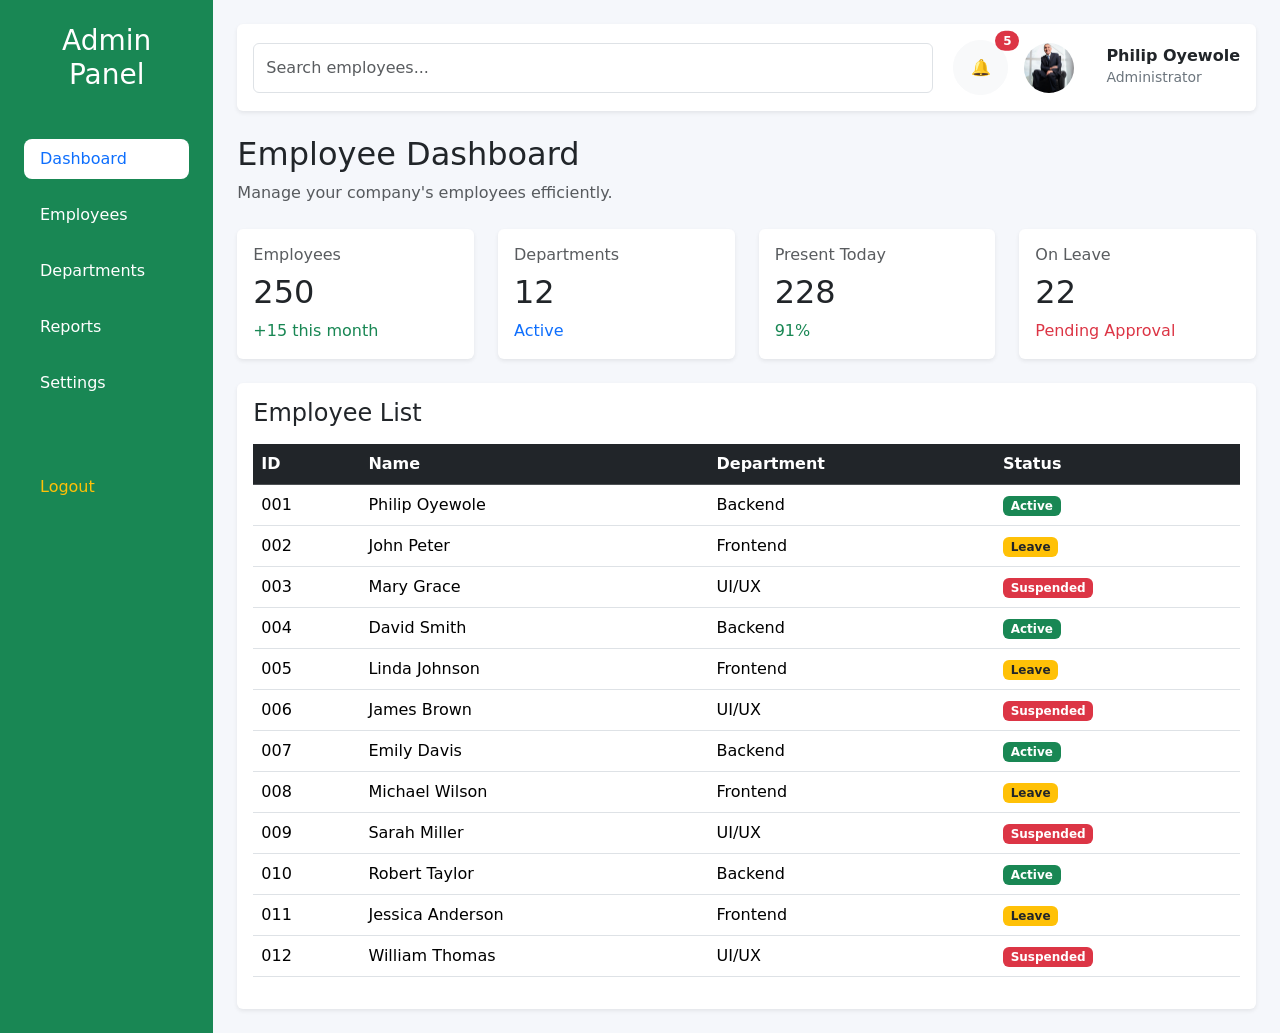
<file: dashboard.html>
<!doctype html>
<html lang="en">
  <head>
    <meta charset="UTF-8" />
    <meta name="viewport" content="width=device-width, initial-scale=1.0" />
    <title>Dashboard</title>
    <link
      rel="stylesheet"
      href="./bootstrap-5.3.8-dist/css/bootstrap.min.css"
    />
    <link
      href="https://cdn.jsdelivr.net/npm/bootstrap-icons@1.11.3/font/bootstrap-icons.css"
      rel="stylesheet"
    />
    <link rel="stylesheet" href="./assets/css/dashboard.css" />
  </head>
  <body>
    <div class="container-fluid">
      <div class="row">
        <!-- Sidebar -->
        <aside
          class="offcanvas-lg offcanvas-start col-lg-2 bg-success text-white min-vh-100 p-4"
          tabindex="-1"
          id="sidebar"
          aria-labelledby="sidebarLabel"
        >
          <div
            class="d-flex justify-content-between align-items-center d-lg-none mb-3"
          >
            <h3 class="mb-0" id="sidebarLabel">Admin Panel</h3>
            <button
              type="button"
              class="btn-close text-reset"
              data-bs-dismiss="offcanvas"
              aria-label="Close"
            ></button>
          </div>

          <h3 class="text-center mb-5 d-none d-lg-block">Admin Panel</h3>

          <ul class="nav flex-column">
            <li class="nav-item mb-3">
              <a href="#" class="nav-link text-white active"> Dashboard </a>
            </li>

            <li class="nav-item mb-3">
              <a href="#" class="nav-link text-white"> Employees </a>
            </li>

            <li class="nav-item mb-3">
              <a href="#" class="nav-link text-white"> Departments </a>
            </li>

            <li class="nav-item mb-3">
              <a href="#" class="nav-link text-white"> Reports </a>
            </li>

            <li class="nav-item mb-3">
              <a href="#" class="nav-link text-white"> Settings </a>
            </li>

            <li class="nav-item mt-5">
              <a href="./index.html" class="nav-link text-warning"> Logout </a>
            </li>
          </ul>
        </aside>

        <!-- Main Content -->
        <main class="col-lg-10 p-4">
          <div
            class="d-flex align-items-center bg-white shadow-sm rounded p-3 mb-4 gap-3 flex-wrap"
          >
            <button
              class="btn btn-light d-lg-none me-3"
              type="button"
              data-bs-toggle="offcanvas"
              data-bs-target="#sidebar"
              aria-controls="sidebar"
            >
              <i class="bi bi-list fs-2"></i>
            </button>

            <div class="flex-grow-1 me-1">
              <input
                type="text"
                class="form-control"
                placeholder="Search employees..."
              />
            </div>

            <div class="d-flex align-items-center gap-3">
              <button
                class="btn btn-light rounded-circle position-relative d-flex justify-content-center align-items-center"
              >
                🔔

                <span
                  class="position-absolute top-0 start-100 translate-middle badge rounded-pill bg-danger"
                >
                  5
                </span>
              </button>

              <img
                src="./assets/img/logo2.jpg"
                class="rounded-circle width-60 height-60"
              />

              <div class="ms-3">
                <h6 class="fw-bold mb-0">Philip Oyewole</h6>

                <small class="text-secondary"> Administrator </small>
              </div>
            </div>
          </div>

          <div class="mb-4">
            <h2>Employee Dashboard</h2>

            <p class="text-muted">
              Manage your company's employees efficiently.
            </p>
          </div>

          <div class="row g-4 mb-4">
            <div class="col-lg-3 col-md-6">
              <div class="card shadow-sm border-0">
                <div class="card-body">
                  <h6 class="text-muted">Employees</h6>
                  <h2>250</h2>
                  <p class="text-success mb-0">+15 this month</p>
                </div>
              </div>
            </div>

            <div class="col-lg-3 col-md-6">
              <div class="card shadow-sm border-0">
                <div class="card-body">
                  <h6 class="text-muted">Departments</h6>
                  <h2>12</h2>
                  <p class="text-primary mb-0">Active</p>
                </div>
              </div>
            </div>

            <div class="col-lg-3 col-md-6">
              <div class="card shadow-sm border-0">
                <div class="card-body">
                  <h6 class="text-muted">Present Today</h6>
                  <h2>228</h2>
                  <p class="text-success mb-0">91%</p>
                </div>
              </div>
            </div>

            <div class="col-lg-3 col-md-6">
              <div class="card shadow-sm border-0">
                <div class="card-body">
                  <h6 class="text-muted">On Leave</h6>
                  <h2>22</h2>
                  <p class="text-danger mb-0">Pending Approval</p>
                </div>
              </div>
            </div>
          </div>

          <div class="card shadow-sm border-0">
            <div class="card-body">
              <h4 class="mb-3">Employee List</h4>

              <table class="table table-hover align-middle">
                <thead class="table-dark">
                  <tr>
                    <th>ID</th>

                    <th>Name</th>

                    <th>Department</th>

                    <th>Status</th>
                  </tr>
                </thead>

                <tbody>
                  <tr>
                    <td>001</td>

                    <td>Philip Oyewole</td>

                    <td>Backend</td>

                    <td>
                      <span class="badge bg-success"> Active </span>
                    </td>
                  </tr>

                  <tr>
                    <td>002</td>

                    <td>John Peter</td>

                    <td>Frontend</td>

                    <td>
                      <span class="badge bg-warning text-dark"> Leave </span>
                    </td>
                  </tr>

                  <tr>
                    <td>003</td>

                    <td>Mary Grace</td>

                    <td>UI/UX</td>

                    <td>
                      <span class="badge bg-danger"> Suspended </span>
                    </td>
                  </tr>

                  <tr>
                    <td>004</td>

                    <td>David Smith</td>

                    <td>Backend</td>

                    <td>
                      <span class="badge bg-success"> Active </span>
                    </td>
                  </tr>

                  <tr>
                    <td>005</td>

                    <td>Linda Johnson</td>

                    <td>Frontend</td>

                    <td>
                      <span class="badge bg-warning text-dark"> Leave </span>
                    </td>
                  </tr>

                  <tr>
                    <td>006</td>

                    <td>James Brown</td>

                    <td>UI/UX</td>

                    <td>
                      <span class="badge bg-danger"> Suspended </span>
                    </td>
                  </tr>

                  <tr>
                    <td>007</td>

                    <td>Emily Davis</td>

                    <td>Backend</td>

                    <td>
                      <span class="badge bg-success"> Active </span>
                    </td>
                  </tr>

                  <tr>
                    <td>008</td>

                    <td>Michael Wilson</td>

                    <td>Frontend</td>

                    <td>
                      <span class="badge bg-warning text-dark"> Leave </span>
                    </td>
                  </tr>

                  <tr>
                    <td>009</td>

                    <td>Sarah Miller</td>

                    <td>UI/UX</td>

                    <td>
                      <span class="badge bg-danger"> Suspended </span>
                    </td>
                  </tr>

                  <tr>
                    <td>010</td>

                    <td>Robert Taylor</td>

                    <td>Backend</td>

                    <td>
                      <span class="badge bg-success"> Active </span>
                    </td>
                  </tr>

                  <tr>
                    <td>011</td>

                    <td>Jessica Anderson</td>

                    <td>Frontend</td>

                    <td>
                      <span class="badge bg-warning text-dark"> Leave </span>
                    </td>
                  </tr>

                  <tr>
                    <td>012</td>

                    <td>William Thomas</td>

                    <td>UI/UX</td>

                    <td>
                      <span class="badge bg-danger"> Suspended </span>
                    </td>
                  </tr>
                </tbody>
              </table>
            </div>
          </div>
        </main>
      </div>
    </div>

    <script src="./bootstrap-5.3.8-dist/js/bootstrap.bundle.min.js"></script>
  </body>
</html>
</file>
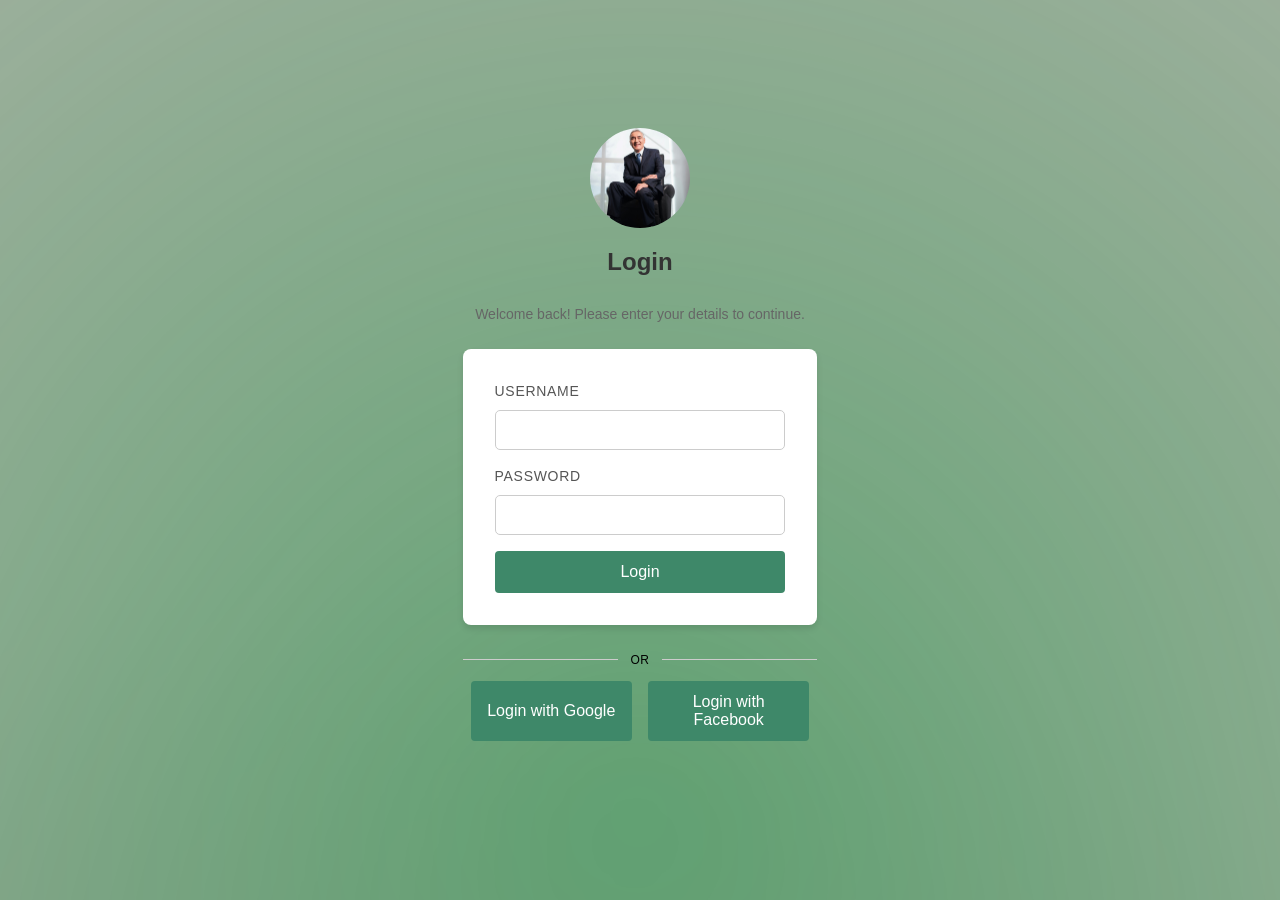
<file: login.html>
<!doctype html>
<html lang="en">
  <head>
    <meta charset="UTF-8" />
    <meta name="viewport" content="width=device-width, initial-scale=1.0" />
    <title>Login</title>
    <link rel="stylesheet" href="assets/css/login.css" />
  </head>
  <body>
    <main class="login-container">
      <div class="logo">
        <img src="./assets/img/logo2.jpg" alt="Logo" />
      </div>
      <h1>Login</h1>
      <p>Welcome back! Please enter your details to continue.</p>
      <form action="./dashboard.html">
        <div class="input-group">
          <label for="username">Username</label>
          <input type="text" id="username" name="username" required />
        </div>
        <div class="input-group">
          <label for="password">Password</label>
          <input type="password" id="password" name="password" required />
        </div>

        <button type="submit" class="login-button">Login</button>
      </form>
      <div class="divider">or</div>
      <div class="social-login">
        <button class="social google-login">Login with Google</button>
        <button class="social facebook-login">Login with Facebook</button>
      </div>
    </main>
  </body>
</html>
</file>
<file: assets/css/dashboard.css>
body {
  background: #f5f7fb;
}

img {
  width: 50px;
  height: 50px;
  object-fit: cover;
}

.nav-link {
  transition: 0.3s;
}

.nav-link:hover {
  background: white;
  color: #0d6efd !important;
  border-radius: 8px;
}

.nav-link.active {
  background: white;
  color: #0d6efd !important;
  border-radius: 8px;
}

.card {
  transition: 0.3s;
}

.btn-light {
  width: 55px;
  height: 55px;
  display: flex;
  justify-content: center;
  align-items: center;
}

.form-control {
  height: 50px;
}

table tbody tr {
  cursor: pointer;
}

.hamburger-btn {
  border: none;
  background: transparent;
  color: #0d6efd;
  transition: 0.3s;
}

.hamburger-btn:hover {
  color: #084298;
  transform: scale(1.1);
}

#sidebar.offcanvas-lg {
  transition: transform 0.3s ease-in-out;
}

@media (max-width: 991.98px) {
  #sidebar {
    box-shadow: 4px 0 20px rgba(0, 0, 0, 0.15);
  }
}
</file>
<file: assets/css/login.css>
* {
  margin: 0;
  padding: 0;
  box-sizing: border-box;
}

body {
  font-family: "Inter", sans-serif;
  background-color: #c4b8b8;
  display: flex;
  justify-content: center;
  line-height: 1.5;
  align-items: center;
  position: relative;
  height: 100vh;
}

body::before {
  content: "";
  position: fixed;
  inset: -50%;
  z-index: -1;
  background:
    radial-gradient(
      circle at 25% 35%,
      rgba(18, 146, 59, 0.55),
      transparent 40%
    ),
    radial-gradient(
      circle at 95% 15%,
      rgba(95, 208, 35, 0.45),
      transparent 40%
    ),
    radial-gradient(circle at 20% 85%, rgba(34, 33, 33, 0.4), transparent 40%),
    radial-gradient(circle at 85% 80%, rgba(96, 119, 109, 0.4), transparent 45%);
  filter: blur(60px);
  background-size: 200% 200%;
  animation: ambientMove 10s ease infinite alternate;
}

@keyframes ambientMove {
  0% {
    background-position:
      0% 0%,
      100% 100%,
      0% 100%,
      100% 0%;
  }

  50% {
    background-position:
      30% 40%,
      70% 60%,
      40% 50%,
      60% 30%;
  }

  100% {
    background-position:
      100% 100%,
      0% 0%,
      100% 0%,
      0% 100%;
  }
}

img {
  display: block;
  max-width: 100%;
  height: auto;
}

.container {
  display: flex;
  justify-content: center;
  align-items: center;
  height: 100vh;
}

.logo {
  display: flex;
  justify-content: center;
  margin-bottom: 1rem;
}

@media (max-width: 600px) {
  .logo img {
    width: 80px;
    height: 80px;
    margin-top: 2rem;
  }

}

.logo img {
  width: 100px;
  height: 100px;
  object-fit: cover;
  border-radius: 50%;
}

form {
  background-color: #fff;
  padding: 2rem;
  border-radius: 8px;
  box-shadow: 0 4px 6px rgba(0, 0, 0, 0.1);
  gap: 30px;
}

h1 {
  margin-bottom: 1.5rem;
  font-size: 1.5rem;
  color: #333;
  text-align: center;
}

p {
  margin-bottom: 1.5rem;
  font-size: 0.875rem;
  color: #666;
  text-align: center;
}

a {
  text-decoration: none;
  background-color: #449aa0;
  text-align: center;
  margin-bottom: 1rem;
  width: 100%;
  padding: 0.75rem;
  color: #000000;
  border: none;
  border-radius: 4px;
  cursor: pointer;
  font-size: 1rem;
  transition: background-color 0.5s ease;
}

button {
  width: 100%;
  padding: 0.75rem;
  background-color: #3e8869;
  color: #fff;
  border: none;
  border-radius: 4px;
  cursor: pointer;
  font-size: 1rem;
  transition: background-color 0.3s ease;
}

button:hover {
  background-color: #0b579a;
  transform: translateY(-3px) scale(1.05);
}

.input-group {
  margin-bottom: 1rem;
}

.input-group label {
  display: block;
  margin-bottom: 0.5rem;
  font-size: 0.875rem;
  color: #555;
  text-transform: uppercase;
  letter-spacing: 0.05em;
}

input[type="text"],
input[type="email"],
input[type="password"] {
  width: 100%;
  padding: 10px;
  border: 1px solid #ccc;
  border-radius: 5px;
  font-size: 1rem;
}

.divider {
  display: flex;
  align-items: center;
  gap: 12px;
  margin: 26px 0 4px;
  color: var(--grey-light);
  font-size: 0.75rem;
  text-transform: uppercase;
  letter-spacing: 0.05em;
}

.divider::before,
.divider::after {
  content: "";
  flex: 1;
  height: 1px;
  background: #ccc;
}

.social-login {
  display: flex;
  justify-content: center;
  gap: 1rem;
  margin-bottom: 1.5rem;
  border-radius: 15px;
  padding: 0.5rem;
}
</file>
